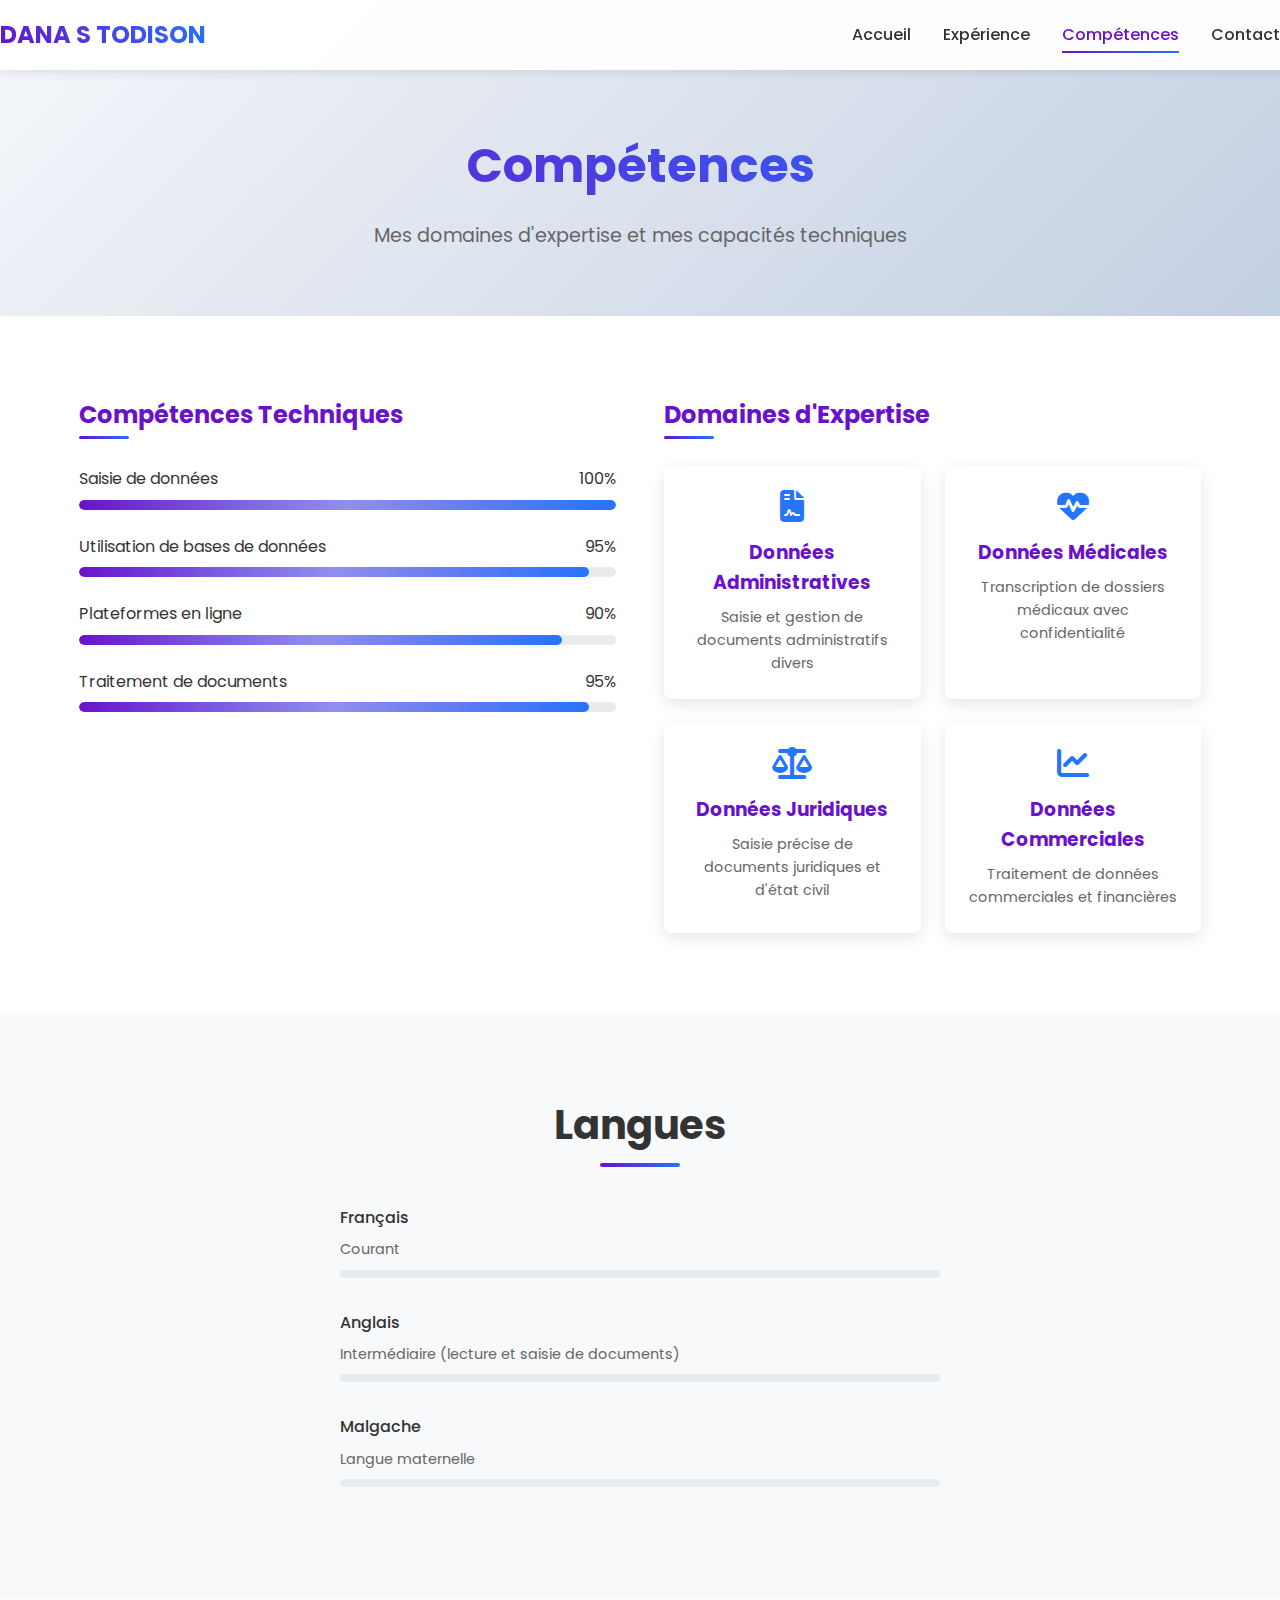
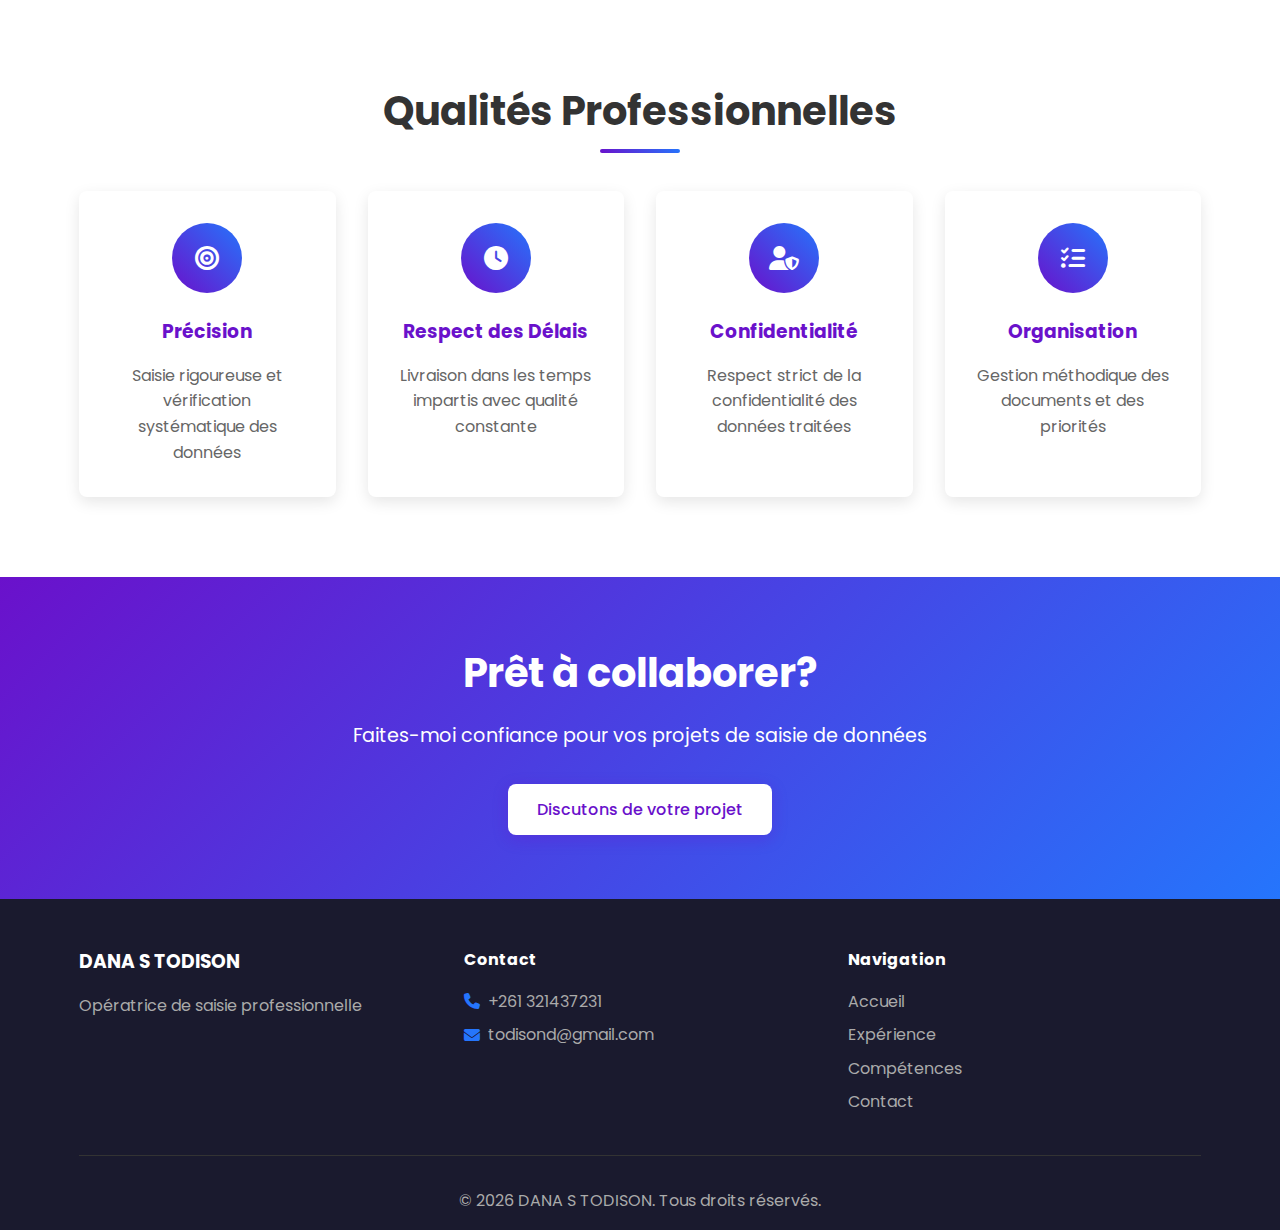
<file: competences.html>
<!DOCTYPE html>
<html lang="fr">
<head>
    <meta charset="UTF-8">
    <meta name="viewport" content="width=device-width, initial-scale=1.0">
    <title>Compétences - DANA S TODISON</title>
    <link rel="stylesheet" href="style.css">
    <link href="https://fonts.googleapis.com/css2?family=Poppins:wght@300;400;500;600;700&display=swap" rel="stylesheet">
    <link rel="stylesheet" href="https://cdnjs.cloudflare.com/ajax/libs/font-awesome/6.4.0/css/all.min.css">
</head>
<body>
    <!-- Navigation -->
    <nav class="navbar">
        <div class="nav-container">
            <div class="nav-logo">
                <a href="index.html">DANA S TODISON</a>
            </div>
            <div class="nav-menu">
                <a href="index.html" class="nav-link">Accueil</a>
                <a href="experience.html" class="nav-link">Expérience</a>
                <a href="competences.html" class="nav-link active">Compétences</a>
                <a href="contact.html" class="nav-link">Contact</a>
            </div>
            <div class="nav-toggle">
                <span class="bar"></span>
                <span class="bar"></span>
                <span class="bar"></span>
            </div>
        </div>
    </nav>

    <!-- Skills Header -->
    <section class="page-header">
        <div class="container">
            <h1>Compétences</h1>
            <p>Mes domaines d'expertise et mes capacités techniques</p>
        </div>
    </section>

    <!-- Skills Section -->
    <section class="skills">
        <div class="container">
            <div class="skills-grid">
                <div class="skill-category">
                    <h2>Compétences Techniques</h2>
                    <div class="skill-item">
                        <div class="skill-info">
                            <span>Saisie de données</span>
                            <span>100%</span>
                        </div>
                        <div class="skill-bar">
                            <div class="skill-progress" data-width="100"></div>
                        </div>
                    </div>
                    <div class="skill-item">
                        <div class="skill-info">
                            <span>Utilisation de bases de données</span>
                            <span>95%</span>
                        </div>
                        <div class="skill-bar">
                            <div class="skill-progress" data-width="95"></div>
                        </div>
                    </div>
                    <div class="skill-item">
                        <div class="skill-info">
                            <span>Plateformes en ligne</span>
                            <span>90%</span>
                        </div>
                        <div class="skill-bar">
                            <div class="skill-progress" data-width="90"></div>
                        </div>
                    </div>
                    <div class="skill-item">
                        <div class="skill-info">
                            <span>Traitement de documents</span>
                            <span>95%</span>
                        </div>
                        <div class="skill-bar">
                            <div class="skill-progress" data-width="95"></div>
                        </div>
                    </div>
                </div>

                <div class="skill-category">
                    <h2>Domaines d'Expertise</h2>
                    <div class="expertise-grid">
                        <div class="expertise-item">
                            <i class="fas fa-file-contract"></i>
                            <h3>Données Administratives</h3>
                            <p>Saisie et gestion de documents administratifs divers</p>
                        </div>
                        <div class="expertise-item">
                            <i class="fas fa-heartbeat"></i>
                            <h3>Données Médicales</h3>
                            <p>Transcription de dossiers médicaux avec confidentialité</p>
                        </div>
                        <div class="expertise-item">
                            <i class="fas fa-balance-scale"></i>
                            <h3>Données Juridiques</h3>
                            <p>Saisie précise de documents juridiques et d'état civil</p>
                        </div>
                        <div class="expertise-item">
                            <i class="fas fa-chart-line"></i>
                            <h3>Données Commerciales</h3>
                            <p>Traitement de données commerciales et financières</p>
                        </div>
                    </div>
                </div>
            </div>
        </div>
    </section>

    <!-- Languages Section -->
    <section class="languages">
        <div class="container">
            <h2 class="section-title">Langues</h2>
            <div class="languages-grid">
                <div class="language-item">
                    <div class="language-name">Français</div>
                    <div class="language-level">Courant</div>
                    <div class="language-bar">
                        <div class="language-progress" data-width="100"></div>
                    </div>
                </div>
                <div class="language-item">
                    <div class="language-name">Anglais</div>
                    <div class="language-level">Intermédiaire (lecture et saisie de documents)</div>
                    <div class="language-bar">
                        <div class="language-progress" data-width="75"></div>
                    </div>
                </div>
                <div class="language-item">
                    <div class="language-name">Malgache</div>
                    <div class="language-level">Langue maternelle</div>
                    <div class="language-bar">
                        <div class="language-progress" data-width="100"></div>
                    </div>
                </div>
            </div>
        </div>
    </section>

    <!-- Qualities Section -->
    <section class="qualities">
        <div class="container">
            <h2 class="section-title">Qualités Professionnelles</h2>
            <div class="qualities-grid">
                <div class="quality-item">
                    <div class="quality-icon">
                        <i class="fas fa-bullseye"></i>
                    </div>
                    <h3>Précision</h3>
                    <p>Saisie rigoureuse et vérification systématique des données</p>
                </div>
                <div class="quality-item">
                    <div class="quality-icon">
                        <i class="fas fa-clock"></i>
                    </div>
                    <h3>Respect des Délais</h3>
                    <p>Livraison dans les temps impartis avec qualité constante</p>
                </div>
                <div class="quality-item">
                    <div class="quality-icon">
                        <i class="fas fa-user-shield"></i>
                    </div>
                    <h3>Confidentialité</h3>
                    <p>Respect strict de la confidentialité des données traitées</p>
                </div>
                <div class="quality-item">
                    <div class="quality-icon">
                        <i class="fas fa-tasks"></i>
                    </div>
                    <h3>Organisation</h3>
                    <p>Gestion méthodique des documents et des priorités</p>
                </div>
            </div>
        </div>
    </section>

    <!-- CTA Section -->
    <section class="cta-section">
        <div class="container">
            <h2>Prêt à collaborer?</h2>
            <p>Faites-moi confiance pour vos projets de saisie de données</p>
            <a href="contact.html" class="btn btn-primary">Discutons de votre projet</a>
        </div>
    </section>

    <!-- Footer -->
    <footer class="footer">
        <div class="container">
            <div class="footer-content">
                <div class="footer-info">
                    <h3>DANA S TODISON</h3>
                    <p>Opératrice de saisie professionnelle</p>
                </div>
                <div class="footer-contact">
                    <h4>Contact</h4>
                    <p><i class="fas fa-phone"></i> +261 321437231</p>
                    <p><i class="fas fa-envelope"></i> todisond@gmail.com</p>
                </div>
                <div class="footer-nav">
                    <h4>Navigation</h4>
                    <a href="index.html">Accueil</a>
                    <a href="experience.html">Expérience</a>
                    <a href="competences.html">Compétences</a>
                    <a href="contact.html">Contact</a>
                </div>
            </div>
            <div class="footer-bottom">
                <p>&copy; 2023 DANA S TODISON. Tous droits réservés.</p>
            </div>
        </div>
    </footer>

    <script src="script.js"></script>
</body>
</html>
</file>
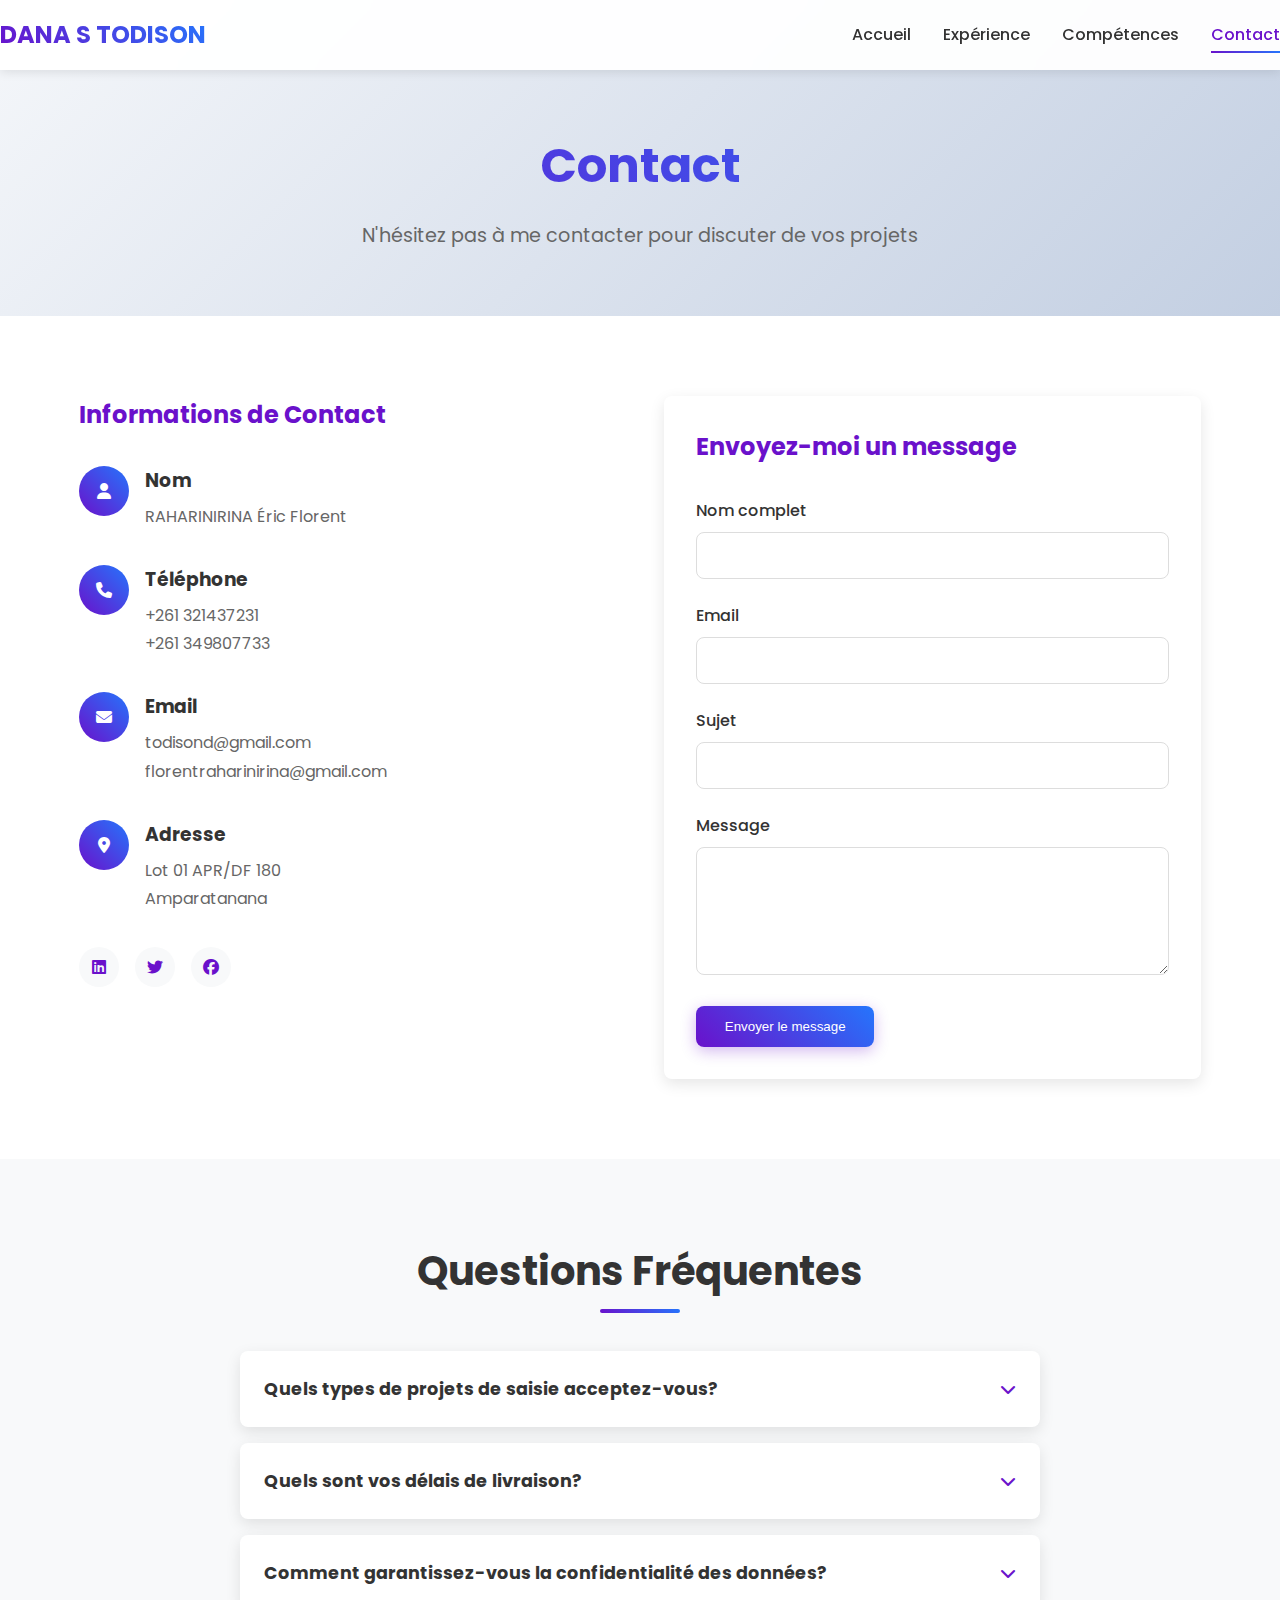
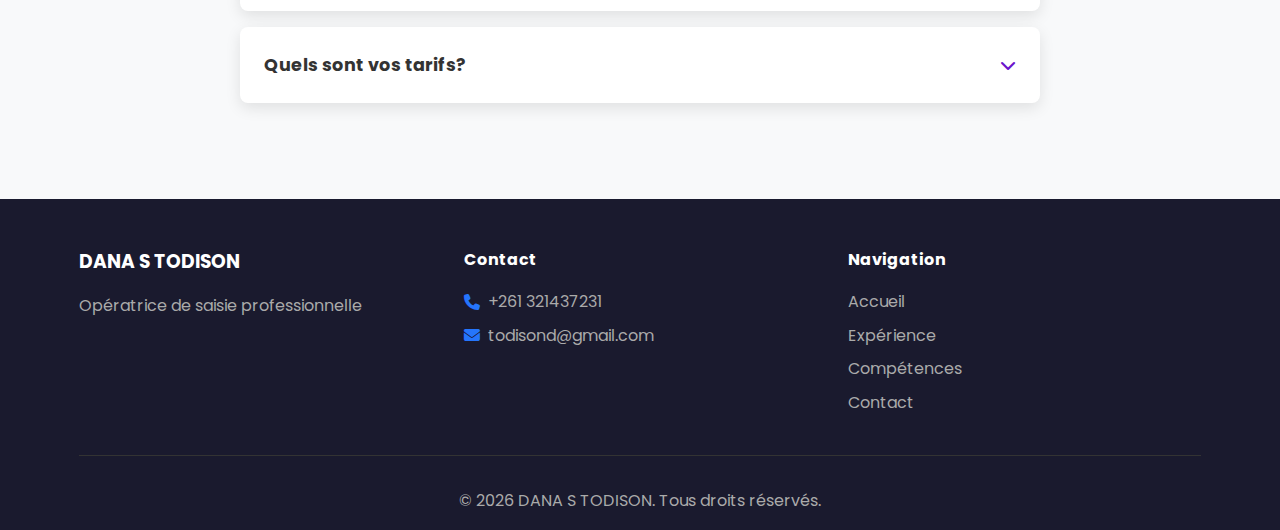
<file: contact.html>
<!DOCTYPE html>
<html lang="fr">
<head>
    <meta charset="UTF-8">
    <meta name="viewport" content="width=device-width, initial-scale=1.0">
    <title>Contact - DANA S TODISON</title>
    <link rel="stylesheet" href="style.css">
    <link href="https://fonts.googleapis.com/css2?family=Poppins:wght@300;400;500;600;700&display=swap" rel="stylesheet">
    <link rel="stylesheet" href="https://cdnjs.cloudflare.com/ajax/libs/font-awesome/6.4.0/css/all.min.css">
</head>
<body>
    <!-- Navigation -->
    <nav class="navbar">
        <div class="nav-container">
            <div class="nav-logo">
                <a href="index.html">DANA S TODISON</a>
            </div>
            <div class="nav-menu">
                <a href="index.html" class="nav-link">Accueil</a>
                <a href="experience.html" class="nav-link">Expérience</a>
                <a href="competences.html" class="nav-link">Compétences</a>
                <a href="contact.html" class="nav-link active">Contact</a>
            </div>
            <div class="nav-toggle">
                <span class="bar"></span>
                <span class="bar"></span>
                <span class="bar"></span>
            </div>
        </div>
    </nav>

    <!-- Contact Header -->
    <section class="page-header">
        <div class="container">
            <h1>Contact</h1>
            <p>N'hésitez pas à me contacter pour discuter de vos projets</p>
        </div>
    </section>

    <!-- Contact Section -->
    <section class="contact">
        <div class="container">
            <div class="contact-content">
                <div class="contact-info">
                    <h2>Informations de Contact</h2>
                    <div class="contact-item">
                        <div class="contact-icon">
                            <i class="fas fa-user"></i>
                        </div>
                        <div class="contact-details">
                            <h3>Nom</h3>
                            <p>RAHARINIRINA Éric Florent</p>
                        </div>
                    </div>
                    <div class="contact-item">
                        <div class="contact-icon">
                            <i class="fas fa-phone"></i>
                        </div>
                        <div class="contact-details">
                            <h3>Téléphone</h3>
                            <p>+261 321437231</p>
                            <p>+261 349807733</p>
                        </div>
                    </div>
                    <div class="contact-item">
                        <div class="contact-icon">
                            <i class="fas fa-envelope"></i>
                        </div>
                        <div class="contact-details">
                            <h3>Email</h3>
                            <p>todisond@gmail.com</p>
                            <p>florentraharinirina@gmail.com</p>
                        </div>
                    </div>
                    <div class="contact-item">
                        <div class="contact-icon">
                            <i class="fas fa-map-marker-alt"></i>
                        </div>
                        <div class="contact-details">
                            <h3>Adresse</h3>
                            <p>Lot 01 APR/DF 180</p>
                            <p>Amparatanana</p>
                        </div>
                    </div>
                    <div class="social-links">
                        <a href="#" class="social-link">
                            <i class="fab fa-linkedin"></i>
                        </a>
                        <a href="#" class="social-link">
                            <i class="fab fa-twitter"></i>
                        </a>
                        <a href="#" class="social-link">
                            <i class="fab fa-facebook"></i>
                        </a>
                    </div>
                </div>
                <div class="contact-form-container">
                    <h2>Envoyez-moi un message</h2>
                    <form class="contact-form">
                        <div class="form-group">
                            <label for="name">Nom complet</label>
                            <input type="text" id="name" name="name" required>
                        </div>
                        <div class="form-group">
                            <label for="email">Email</label>
                            <input type="email" id="email" name="email" required>
                        </div>
                        <div class="form-group">
                            <label for="subject">Sujet</label>
                            <input type="text" id="subject" name="subject" required>
                        </div>
                        <div class="form-group">
                            <label for="message">Message</label>
                            <textarea id="message" name="message" rows="5" required></textarea>
                        </div>
                        <button type="submit" class="btn btn-primary">Envoyer le message</button>
                    </form>
                </div>
            </div>
        </div>
    </section>

    <!-- FAQ Section -->
    <section class="faq">
        <div class="container">
            <h2 class="section-title">Questions Fréquentes</h2>
            <div class="faq-grid">
                <div class="faq-item">
                    <div class="faq-question">
                        <h3>Quels types de projets de saisie acceptez-vous?</h3>
                        <i class="fas fa-chevron-down"></i>
                    </div>
                    <div class="faq-answer">
                        <p>J'accepte tous types de projets de saisie de données : administratifs, médicaux, juridiques, commerciaux, ainsi que la saisie d'actes d'état civil. Je m'adapte à vos besoins spécifiques.</p>
                    </div>
                </div>
                <div class="faq-item">
                    <div class="faq-question">
                        <h3>Quels sont vos délais de livraison?</h3>
                        <i class="fas fa-chevron-down"></i>
                    </div>
                    <div class="faq-answer">
                        <p>Mes délais dépendent du volume de données à traiter. Pour des projets standards, je m'engage généralement sur des délais de 24 à 72 heures. Des projets urgents peuvent être discutés.</p>
                    </div>
                </div>
                <div class="faq-item">
                    <div class="faq-question">
                        <h3>Comment garantissez-vous la confidentialité des données?</h3>
                        <i class="fas fa-chevron-down"></i>
                    </div>
                    <div class="faq-answer">
                        <p>Je respecte strictement la confidentialité des données qui me sont confiées. Je peux signer des accords de confidentialité si nécessaire et j'utilise des systèmes sécurisés pour le transfert des documents.</p>
                    </div>
                </div>
                <div class="faq-item">
                    <div class="faq-question">
                        <h3>Quels sont vos tarifs?</h3>
                        <i class="fas fa-chevron-down"></i>
                    </div>
                    <div class="faq-answer">
                        <p>Mes tarifs varient selon la complexité du projet, le volume de données et les délais demandés. Je propose des devis personnalisés après analyse de vos besoins.</p>
                    </div>
                </div>
            </div>
        </div>
    </section>

    <!-- Footer -->
    <footer class="footer">
        <div class="container">
            <div class="footer-content">
                <div class="footer-info">
                    <h3>DANA S TODISON</h3>
                    <p>Opératrice de saisie professionnelle</p>
                </div>
                <div class="footer-contact">
                    <h4>Contact</h4>
                    <p><i class="fas fa-phone"></i> +261 321437231</p>
                    <p><i class="fas fa-envelope"></i> todisond@gmail.com</p>
                </div>
                <div class="footer-nav">
                    <h4>Navigation</h4>
                    <a href="index.html">Accueil</a>
                    <a href="experience.html">Expérience</a>
                    <a href="competences.html">Compétences</a>
                    <a href="contact.html">Contact</a>
                </div>
            </div>
            <div class="footer-bottom">
                <p>&copy; 2023 DANA S TODISON. Tous droits réservés.</p>
            </div>
        </div>
    </footer>

    <script src="script.js"></script>
</body>
</html>
</file>
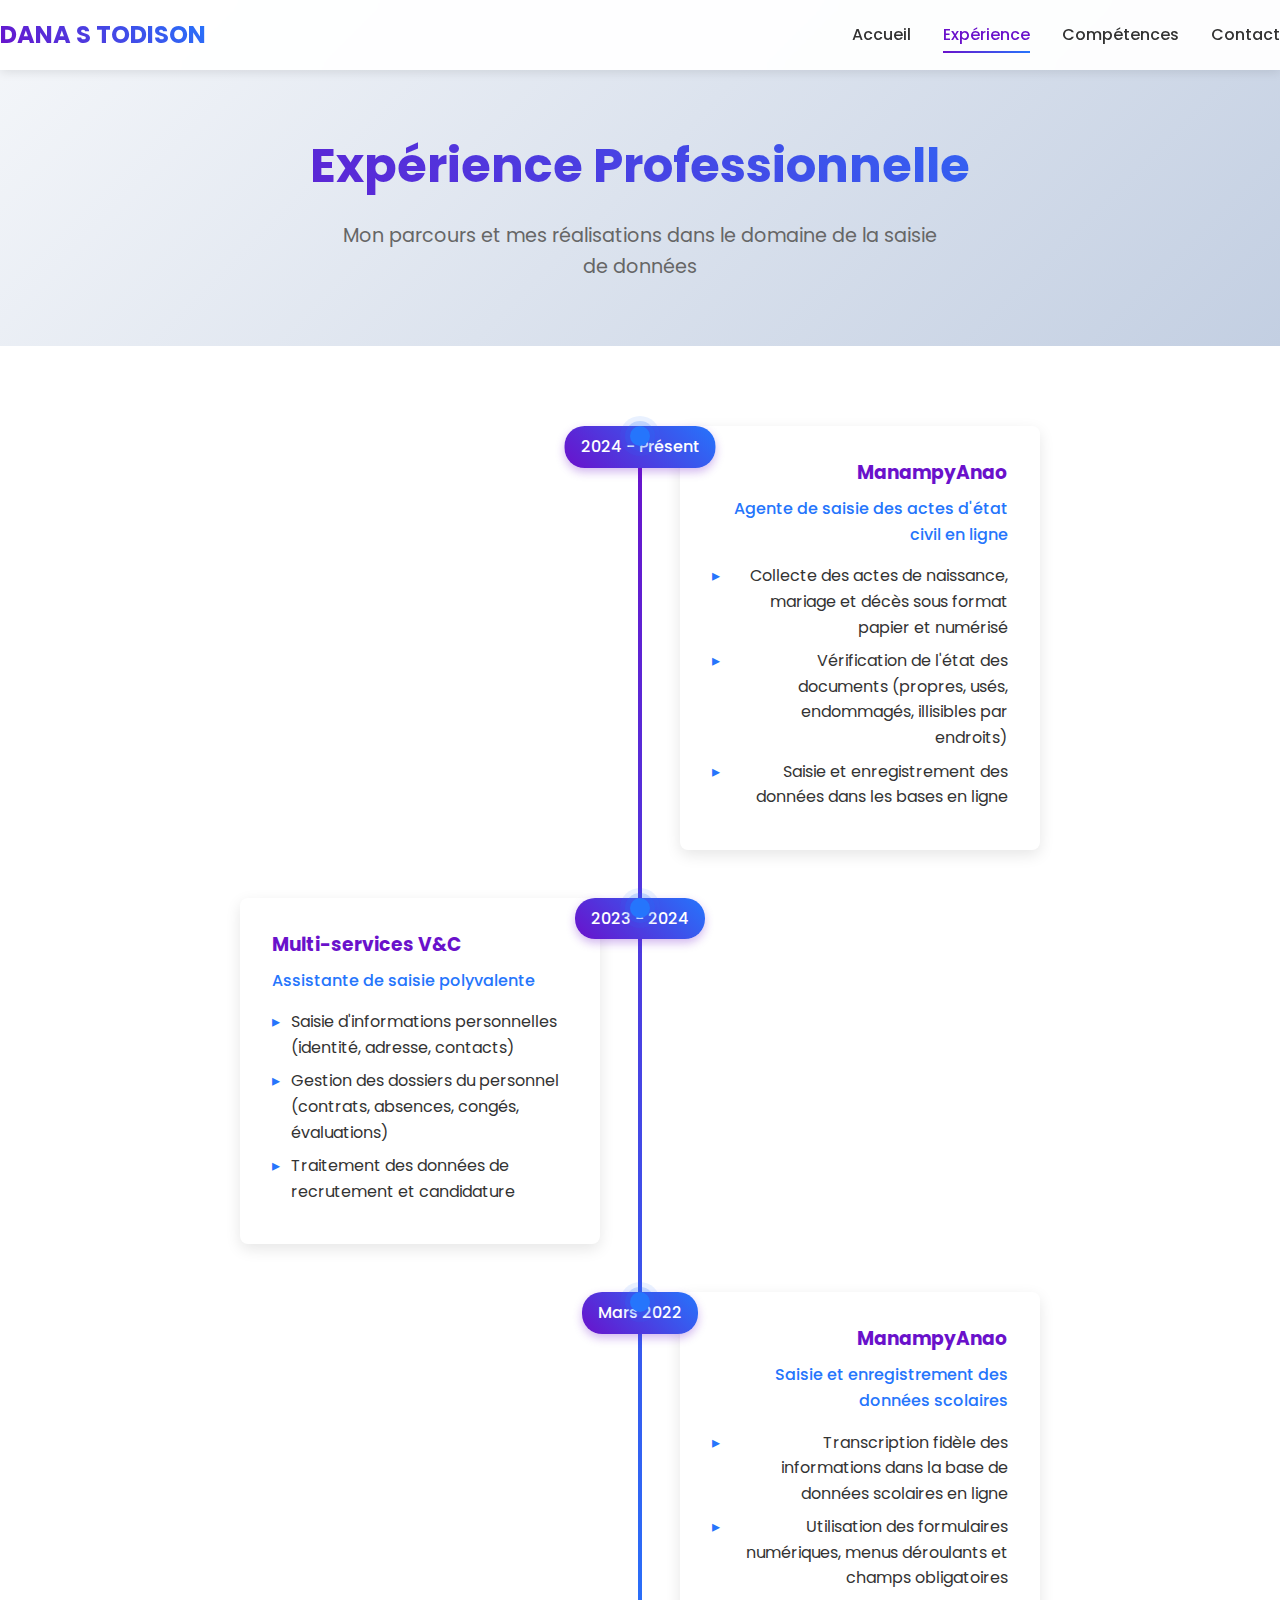
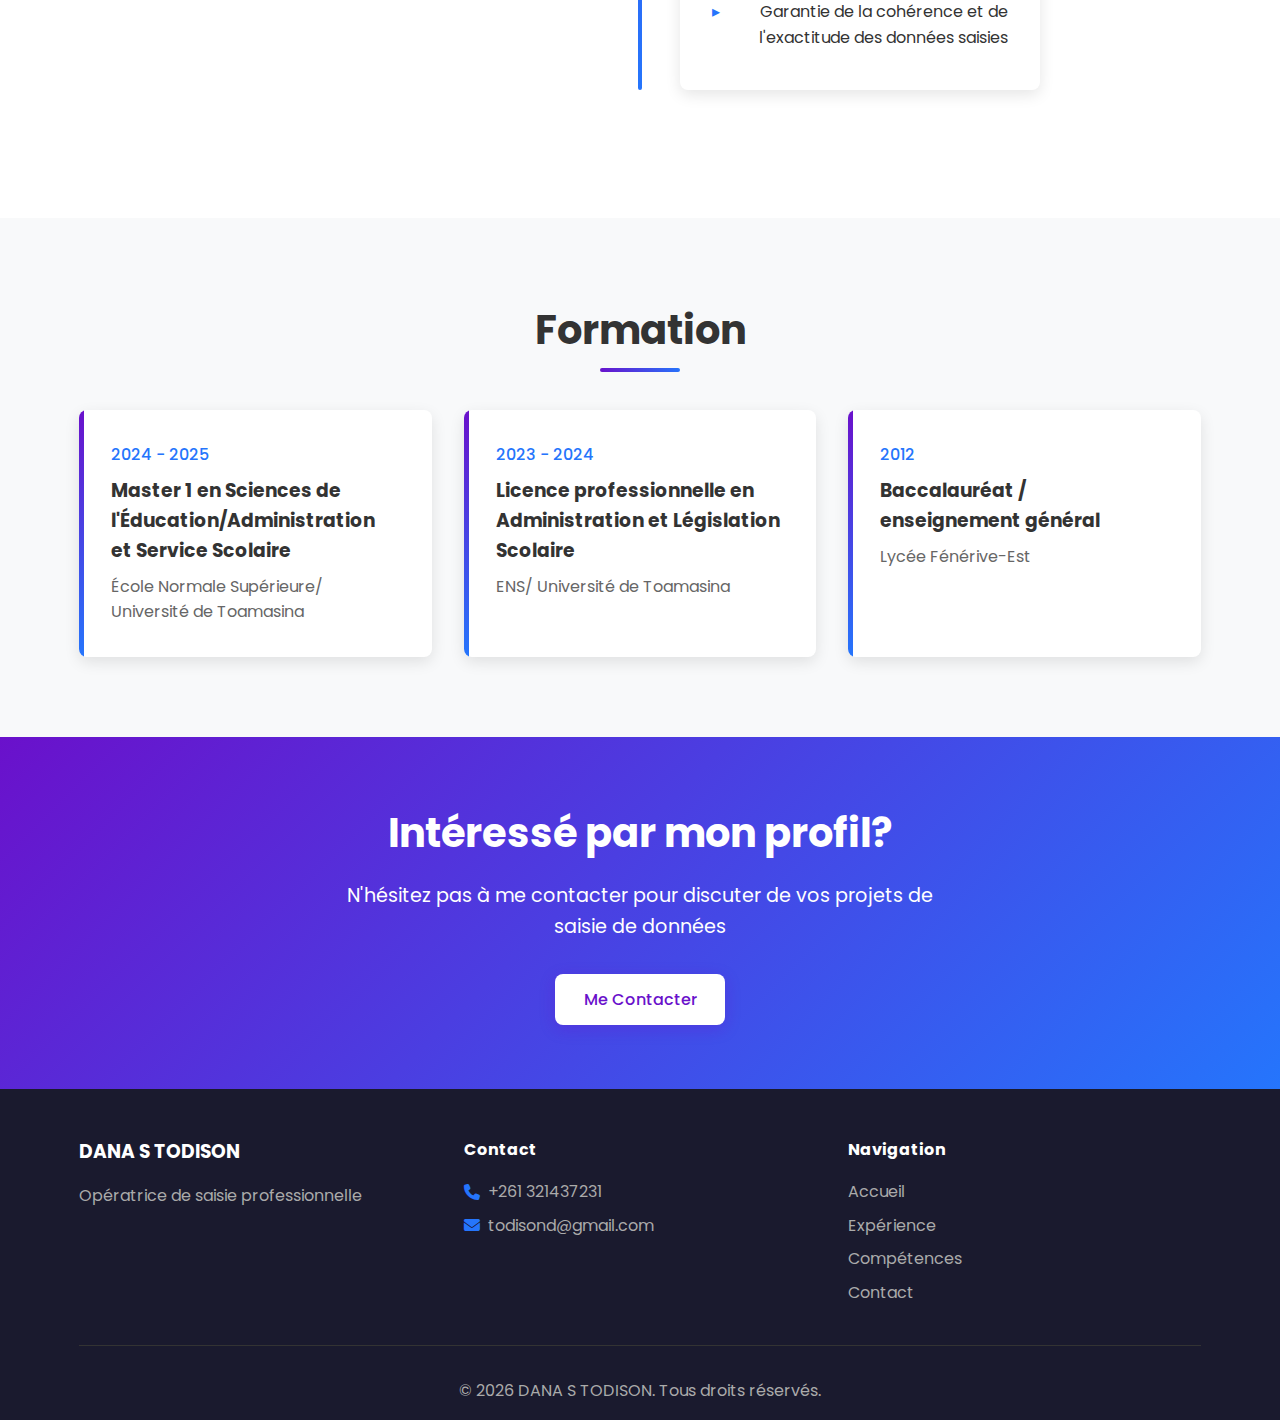
<file: experience.html>
<!DOCTYPE html>
<html lang="fr">
<head>
    <meta charset="UTF-8">
    <meta name="viewport" content="width=device-width, initial-scale=1.0">
    <title>Expérience Professionnelle - DANA S TODISON</title>
    <link rel="stylesheet" href="style.css">
    <link href="https://fonts.googleapis.com/css2?family=Poppins:wght@300;400;500;600;700&display=swap" rel="stylesheet">
    <link rel="stylesheet" href="https://cdnjs.cloudflare.com/ajax/libs/font-awesome/6.4.0/css/all.min.css">
</head>
<body>
    <!-- Navigation -->
    <nav class="navbar">
        <div class="nav-container">
            <div class="nav-logo">
                <a href="index.html">DANA S TODISON</a>
            </div>
            <div class="nav-menu">
                <a href="index.html" class="nav-link">Accueil</a>
                <a href="experience.html" class="nav-link active">Expérience</a>
                <a href="competences.html" class="nav-link">Compétences</a>
                <a href="contact.html" class="nav-link">Contact</a>
            </div>
            <div class="nav-toggle">
                <span class="bar"></span>
                <span class="bar"></span>
                <span class="bar"></span>
            </div>
        </div>
    </nav>

    <!-- Experience Header -->
    <section class="page-header">
        <div class="container">
            <h1>Expérience Professionnelle</h1>
            <p>Mon parcours et mes réalisations dans le domaine de la saisie de données</p>
        </div>
    </section>

    <!-- Experience Timeline -->
    <section class="experience">
        <div class="container">
            <div class="timeline">
                <div class="timeline-item">
                    <div class="timeline-date">2024 - Présent</div>
                    <div class="timeline-content">
                        <h3>ManampyAnao</h3>
                        <h4>Agente de saisie des actes d'état civil en ligne</h4>
                        <ul>
                            <li>Collecte des actes de naissance, mariage et décès sous format papier et numérisé</li>
                            <li>Vérification de l'état des documents (propres, usés, endommagés, illisibles par endroits)</li>
                            <li>Saisie et enregistrement des données dans les bases en ligne</li>
                        </ul>
                    </div>
                    <div class="timeline-glow"></div>
                </div>
                
                <div class="timeline-item">
                    <div class="timeline-date">2023 - 2024</div>
                    <div class="timeline-content">
                        <h3>Multi-services V&C</h3>
                        <h4>Assistante de saisie polyvalente</h4>
                        <ul>
                            <li>Saisie d'informations personnelles (identité, adresse, contacts)</li>
                            <li>Gestion des dossiers du personnel (contrats, absences, congés, évaluations)</li>
                            <li>Traitement des données de recrutement et candidature</li>
                        </ul>
                    </div>
                    <div class="timeline-glow"></div>
                </div>
                
                <div class="timeline-item">
                    <div class="timeline-date">Mars 2022</div>
                    <div class="timeline-content">
                        <h3>ManampyAnao</h3>
                        <h4>Saisie et enregistrement des données scolaires</h4>
                        <ul>
                            <li>Transcription fidèle des informations dans la base de données scolaires en ligne</li>
                            <li>Utilisation des formulaires numériques, menus déroulants et champs obligatoires</li>
                            <li>Garantie de la cohérence et de l'exactitude des données saisies</li>
                        </ul>
                    </div>
                    <div class="timeline-glow"></div>
                </div>
            </div>
        </div>
    </section>

    <!-- Education Section -->
    <section class="education">
        <div class="container">
            <h2 class="section-title">Formation</h2>
            <div class="education-grid">
                <div class="education-card">
                    <div class="education-date">2024 - 2025</div>
                    <h3>Master 1 en Sciences de l'Éducation/Administration et Service Scolaire</h3>
                    <p>École Normale Supérieure/ Université de Toamasina</p>
                </div>
                <div class="education-card">
                    <div class="education-date">2023 - 2024</div>
                    <h3>Licence professionnelle en Administration et Législation Scolaire</h3>
                    <p>ENS/ Université de Toamasina</p>
                </div>
                <div class="education-card">
                    <div class="education-date">2012</div>
                    <h3>Baccalauréat / enseignement général</h3>
                    <p>Lycée Fénérive-Est</p>
                </div>
            </div>
        </div>
    </section>

    <!-- CTA Section -->
    <section class="cta-section">
        <div class="container">
            <h2>Intéressé par mon profil?</h2>
            <p>N'hésitez pas à me contacter pour discuter de vos projets de saisie de données</p>
            <a href="contact.html" class="btn btn-primary">Me Contacter</a>
        </div>
    </section>

    <!-- Footer -->
    <footer class="footer">
        <div class="container">
            <div class="footer-content">
                <div class="footer-info">
                    <h3>DANA S TODISON</h3>
                    <p>Opératrice de saisie professionnelle</p>
                </div>
                <div class="footer-contact">
                    <h4>Contact</h4>
                    <p><i class="fas fa-phone"></i> +261 321437231</p>
                    <p><i class="fas fa-envelope"></i> todisond@gmail.com</p>
                </div>
                <div class="footer-nav">
                    <h4>Navigation</h4>
                    <a href="index.html">Accueil</a>
                    <a href="experience.html">Expérience</a>
                    <a href="competences.html">Compétences</a>
                    <a href="contact.html">Contact</a>
                </div>
            </div>
            <div class="footer-bottom">
                <p>&copy; 2023 DANA S TODISON. Tous droits réservés.</p>
            </div>
        </div>
    </footer>

    <script src="script.js"></script>
</body>
</html>
</file>
<file: style.css>
/* Reset et styles de base */
* {
    margin: 0;
    padding: 0;
    box-sizing: border-box;
}

:root {
    --primary-color: #6a11cb;
    --secondary-color: #2575fc;
    --accent-color: #ff4d94;
    --text-color: #333;
    --light-text: #f8f9fa;
    --background: #ffffff;
    --light-bg: #f8f9fa;
    --dark-bg: #1a1a2e;
    --border-radius: 8px;
    --box-shadow: 0 5px 15px rgba(0, 0, 0, 0.1);
    --transition: all 0.3s ease;
}

body {
    font-family: 'Poppins', sans-serif;
    line-height: 1.6;
    color: var(--text-color);
    background-color: var(--background);
    overflow-x: hidden;
}

.container {
    width: 90%;
    max-width: 1200px;
    margin: 0 auto;
    padding: 0 15px;
}

/* Navigation */
.navbar {
    position: fixed;
    top: 0;
    left: 0;
    width: 100%;
    background: rgba(255, 255, 255, 0.95);
    backdrop-filter: blur(10px);
    box-shadow: 0 2px 10px rgba(0, 0, 0, 0.1);
    z-index: 1000;
    transition: var(--transition);
}

.nav-container {
    display: flex;
    justify-content: space-between;
    align-items: center;
    padding: 1rem 0;
}

.nav-logo a {
    font-size: 1.5rem;
    font-weight: 700;
    color: var(--primary-color);
    text-decoration: none;
    background: linear-gradient(45deg, var(--primary-color), var(--secondary-color));
    -webkit-background-clip: text;
    -webkit-text-fill-color: transparent;
}

.nav-menu {
    display: flex;
    gap: 2rem;
}

.nav-link {
    text-decoration: none;
    color: var(--text-color);
    font-weight: 500;
    position: relative;
    transition: var(--transition);
}

.nav-link:hover, .nav-link.active {
    color: var(--primary-color);
}

.nav-link::after {
    content: '';
    position: absolute;
    bottom: -5px;
    left: 0;
    width: 0;
    height: 2px;
    background: linear-gradient(45deg, var(--primary-color), var(--secondary-color));
    transition: var(--transition);
}

.nav-link:hover::after, .nav-link.active::after {
    width: 100%;
}

.nav-toggle {
    display: none;
    flex-direction: column;
    cursor: pointer;
}

.bar {
    width: 25px;
    height: 3px;
    background-color: var(--text-color);
    margin: 3px 0;
    transition: var(--transition);
}

/* Hero Section */
.hero {
    min-height: 100vh;
    display: flex;
    align-items: center;
    justify-content: center;
    position: relative;
    background: linear-gradient(135deg, #f5f7fa 0%, #c3cfe2 100%);
    overflow: hidden;
}

.hero::before {
    content: '';
    position: absolute;
    top: 0;
    left: 0;
    width: 100%;
    height: 100%;
    background: url('data:image/svg+xml,<svg xmlns="http://www.w3.org/2000/svg" viewBox="0 0 1000 1000"><polygon fill="%236a11cb" fill-opacity="0.03" points="0,1000 1000,0 1000,1000"/></svg>');
    background-size: cover;
}

.hero-content {
    display: grid;
    grid-template-columns: 1fr 1fr;
    gap: 3rem;
    align-items: center;
    position: relative;
    z-index: 1;
}

.hero-title {
    font-size: 3.5rem;
    font-weight: 700;
    margin-bottom: 1rem;
    background: linear-gradient(45deg, var(--primary-color), var(--secondary-color));
    -webkit-background-clip: text;
    -webkit-text-fill-color: transparent;
    line-height: 1.2;
}

.hero-subtitle {
    font-size: 1.5rem;
    color: var(--secondary-color);
    margin-bottom: 1.5rem;
    font-weight: 500;
}

.hero-description {
    font-size: 1.1rem;
    margin-bottom: 2rem;
    color: #555;
}

.hero-buttons {
    display: flex;
    gap: 1rem;
}

.btn {
    display: inline-block;
    padding: 0.8rem 1.8rem;
    border-radius: var(--border-radius);
    text-decoration: none;
    font-weight: 500;
    transition: var(--transition);
    border: none;
    cursor: pointer;
    text-align: center;
}

.btn-primary {
    background: linear-gradient(45deg, var(--primary-color), var(--secondary-color));
    color: white;
    box-shadow: 0 4px 15px rgba(106, 17, 203, 0.3);
}

.btn-primary:hover {
    transform: translateY(-3px);
    box-shadow: 0 6px 20px rgba(106, 17, 203, 0.4);
}

.btn-secondary {
    background: transparent;
    color: var(--primary-color);
    border: 2px solid var(--primary-color);
}

.btn-secondary:hover {
    background: var(--primary-color);
    color: white;
    transform: translateY(-3px);
}

.profile-card {
    background: white;
    border-radius: var(--border-radius);
    padding: 2rem;
    box-shadow: var(--box-shadow);
    position: relative;
    overflow: hidden;
}

.card-glow {
    position: absolute;
    top: -50%;
    right: -50%;
    width: 200%;
    height: 200%;
    background: radial-gradient(circle, rgba(106, 17, 203, 0.1) 0%, rgba(37, 117, 252, 0.05) 50%, transparent 70%);
    animation: glow 3s infinite alternate;
}

@keyframes glow {
    0% {
        transform: scale(1);
        opacity: 0.5;
    }
    100% {
        transform: scale(1.1);
        opacity: 0.8;
    }
}

.profile-card h3 {
    margin-bottom: 1rem;
    color: var(--primary-color);
}

.profile-card ul {
    list-style: none;
}

.profile-card li {
    margin-bottom: 0.5rem;
    display: flex;
    align-items: center;
}

.profile-card i {
    color: var(--secondary-color);
    margin-right: 0.5rem;
}

.scroll-indicator {
    position: absolute;
    bottom: 2rem;
    left: 50%;
    transform: translateX(-50%);
    display: flex;
    flex-direction: column;
    align-items: center;
    color: var(--primary-color);
    font-size: 0.8rem;
}

.scroll-line {
    width: 2px;
    height: 30px;
    background: linear-gradient(to bottom, var(--primary-color), transparent);
    margin-top: 0.5rem;
    animation: scroll 2s infinite;
}

@keyframes scroll {
    0% {
        transform: translateY(0);
        opacity: 1;
    }
    100% {
        transform: translateY(10px);
        opacity: 0;
    }
}

/* Sections communes */
.section-title {
    text-align: center;
    font-size: 2.5rem;
    margin-bottom: 3rem;
    position: relative;
}

.section-title::after {
    content: '';
    position: absolute;
    bottom: -10px;
    left: 50%;
    transform: translateX(-50%);
    width: 80px;
    height: 4px;
    background: linear-gradient(45deg, var(--primary-color), var(--secondary-color));
    border-radius: 2px;
}

.page-header {
    padding: 8rem 0 4rem;
    text-align: center;
    background: linear-gradient(135deg, #f5f7fa 0%, #c3cfe2 100%);
}

.page-header h1 {
    font-size: 3rem;
    margin-bottom: 1rem;
    background: linear-gradient(45deg, var(--primary-color), var(--secondary-color));
    -webkit-background-clip: text;
    -webkit-text-fill-color: transparent;
}

.page-header p {
    font-size: 1.2rem;
    color: #666;
    max-width: 600px;
    margin: 0 auto;
}

/* About Section */
.about {
    padding: 5rem 0;
}

.about-content {
    display: grid;
    grid-template-columns: 2fr 1fr;
    gap: 3rem;
    align-items: center;
}

.about-text p {
    margin-bottom: 1.5rem;
    font-size: 1.1rem;
}

.about-highlights {
    display: flex;
    flex-wrap: wrap;
    gap: 1.5rem;
    margin-top: 2rem;
}

.highlight {
    display: flex;
    align-items: center;
    gap: 0.5rem;
    background: var(--light-bg);
    padding: 0.8rem 1.2rem;
    border-radius: var(--border-radius);
    box-shadow: var(--box-shadow);
}

.highlight i {
    color: var(--secondary-color);
}

.about-stats {
    display: flex;
    flex-direction: column;
    gap: 2rem;
}

.stat {
    text-align: center;
    padding: 1.5rem;
    background: white;
    border-radius: var(--border-radius);
    box-shadow: var(--box-shadow);
    transition: var(--transition);
}

.stat:hover {
    transform: translateY(-5px);
    box-shadow: 0 10px 25px rgba(0, 0, 0, 0.15);
}

.stat-number {
    font-size: 2.5rem;
    font-weight: 700;
    background: linear-gradient(45deg, var(--primary-color), var(--secondary-color));
    -webkit-background-clip: text;
    -webkit-text-fill-color: transparent;
    margin-bottom: 0.5rem;
}

.stat-label {
    font-size: 1rem;
    color: #666;
}

/* Experience Section */
.experience {
    padding: 5rem 0;
}

.timeline {
    position: relative;
    max-width: 800px;
    margin: 0 auto;
}

.timeline::before {
    content: '';
    position: absolute;
    left: 50%;
    transform: translateX(-50%);
    width: 4px;
    height: 100%;
    background: linear-gradient(to bottom, var(--primary-color), var(--secondary-color));
    border-radius: 2px;
}

.timeline-item {
    position: relative;
    margin-bottom: 3rem;
    width: 100%;
}

.timeline-item:nth-child(odd) .timeline-content {
    margin-left: auto;
    margin-right: 0;
    text-align: right;
}

.timeline-item:nth-child(even) .timeline-content {
    margin-left: 0;
    margin-right: auto;
}

.timeline-date {
    position: absolute;
    top: 0;
    left: 50%;
    transform: translateX(-50%);
    background: linear-gradient(45deg, var(--primary-color), var(--secondary-color));
    color: white;
    padding: 0.5rem 1rem;
    border-radius: 20px;
    font-weight: 500;
    z-index: 1;
    box-shadow: 0 4px 10px rgba(106, 17, 203, 0.3);
}

.timeline-content {
    width: 45%;
    background: white;
    padding: 2rem;
    border-radius: var(--border-radius);
    box-shadow: var(--box-shadow);
    position: relative;
}

.timeline-content h3 {
    color: var(--primary-color);
    margin-bottom: 0.5rem;
}

.timeline-content h4 {
    color: var(--secondary-color);
    margin-bottom: 1rem;
    font-weight: 500;
}

.timeline-content ul {
    list-style: none;
}

.timeline-content li {
    margin-bottom: 0.5rem;
    position: relative;
    padding-left: 1.2rem;
}

.timeline-content li::before {
    content: '▸';
    position: absolute;
    left: 0;
    color: var(--secondary-color);
}

.timeline-glow {
    position: absolute;
    top: 0;
    left: 50%;
    transform: translateX(-50%);
    width: 20px;
    height: 20px;
    background: var(--secondary-color);
    border-radius: 50%;
    box-shadow: 0 0 0 5px rgba(37, 117, 252, 0.2), 0 0 0 10px rgba(37, 117, 252, 0.1);
    z-index: 1;
}

/* Education Section */
.education {
    padding: 5rem 0;
    background: var(--light-bg);
}

.education-grid {
    display: grid;
    grid-template-columns: repeat(auto-fit, minmax(300px, 1fr));
    gap: 2rem;
}

.education-card {
    background: white;
    padding: 2rem;
    border-radius: var(--border-radius);
    box-shadow: var(--box-shadow);
    transition: var(--transition);
    position: relative;
    overflow: hidden;
}

.education-card::before {
    content: '';
    position: absolute;
    top: 0;
    left: 0;
    width: 5px;
    height: 100%;
    background: linear-gradient(to bottom, var(--primary-color), var(--secondary-color));
}

.education-card:hover {
    transform: translateY(-5px);
    box-shadow: 0 10px 25px rgba(0, 0, 0, 0.15);
}

.education-date {
    color: var(--secondary-color);
    font-weight: 500;
    margin-bottom: 0.5rem;
}

.education-card h3 {
    margin-bottom: 0.5rem;
    color: var(--text-color);
}

.education-card p {
    color: #666;
}

/* Skills Section */
.skills {
    padding: 5rem 0;
}

.skills-grid {
    display: grid;
    grid-template-columns: 1fr 1fr;
    gap: 3rem;
}

.skill-category h2 {
    margin-bottom: 2rem;
    color: var(--primary-color);
    position: relative;
    display: inline-block;
}

.skill-category h2::after {
    content: '';
    position: absolute;
    bottom: -5px;
    left: 0;
    width: 50px;
    height: 3px;
    background: linear-gradient(45deg, var(--primary-color), var(--secondary-color));
    border-radius: 2px;
}

.skill-item {
    margin-bottom: 1.5rem;
}

.skill-info {
    display: flex;
    justify-content: space-between;
    margin-bottom: 0.5rem;
}

.skill-bar {
    height: 10px;
    background: #e9ecef;
    border-radius: 5px;
    overflow: hidden;
}

.skill-progress {
    height: 100%;
    background: linear-gradient(45deg, var(--primary-color), var(--secondary-color));
    border-radius: 5px;
    width: 0;
    transition: width 1.5s ease-in-out;
    position: relative;
    overflow: hidden;
}

.skill-progress::after {
    content: '';
    position: absolute;
    top: 0;
    left: 0;
    width: 100%;
    height: 100%;
    background: linear-gradient(90deg, transparent, rgba(255, 255, 255, 0.4), transparent);
    animation: shimmer 2s infinite;
}

@keyframes shimmer {
    0% {
        transform: translateX(-100%);
    }
    100% {
        transform: translateX(100%);
    }
}

.expertise-grid {
    display: grid;
    grid-template-columns: 1fr 1fr;
    gap: 1.5rem;
}

.expertise-item {
    background: white;
    padding: 1.5rem;
    border-radius: var(--border-radius);
    box-shadow: var(--box-shadow);
    text-align: center;
    transition: var(--transition);
}

.expertise-item:hover {
    transform: translateY(-5px);
    box-shadow: 0 10px 25px rgba(0, 0, 0, 0.15);
}

.expertise-item i {
    font-size: 2rem;
    color: var(--secondary-color);
    margin-bottom: 1rem;
}

.expertise-item h3 {
    margin-bottom: 0.5rem;
    color: var(--primary-color);
}

.expertise-item p {
    color: #666;
    font-size: 0.9rem;
}

/* Languages Section */
.languages {
    padding: 5rem 0;
    background: var(--light-bg);
}

.languages-grid {
    max-width: 600px;
    margin: 0 auto;
}

.language-item {
    margin-bottom: 2rem;
}

.language-name {
    font-weight: 500;
    margin-bottom: 0.5rem;
}

.language-level {
    color: #666;
    font-size: 0.9rem;
    margin-bottom: 0.5rem;
}

.language-bar {
    height: 8px;
    background: #e9ecef;
    border-radius: 4px;
    overflow: hidden;
}

.language-progress {
    height: 100%;
    background: linear-gradient(45deg, var(--primary-color), var(--secondary-color));
    border-radius: 4px;
    width: 0;
    transition: width 1.5s ease-in-out;
}

/* Qualities Section */
.qualities {
    padding: 5rem 0;
}

.qualities-grid {
    display: grid;
    grid-template-columns: repeat(auto-fit, minmax(250px, 1fr));
    gap: 2rem;
}

.quality-item {
    background: white;
    padding: 2rem;
    border-radius: var(--border-radius);
    box-shadow: var(--box-shadow);
    text-align: center;
    transition: var(--transition);
}

.quality-item:hover {
    transform: translateY(-5px);
    box-shadow: 0 10px 25px rgba(0, 0, 0, 0.15);
}

.quality-icon {
    width: 70px;
    height: 70px;
    background: linear-gradient(45deg, var(--primary-color), var(--secondary-color));
    border-radius: 50%;
    display: flex;
    align-items: center;
    justify-content: center;
    margin: 0 auto 1.5rem;
    color: white;
    font-size: 1.5rem;
}

.quality-item h3 {
    margin-bottom: 1rem;
    color: var(--primary-color);
}

.quality-item p {
    color: #666;
}

/* Contact Section */
.contact {
    padding: 5rem 0;
}

.contact-content {
    display: grid;
    grid-template-columns: 1fr 1fr;
    gap: 3rem;
}

.contact-info h2 {
    margin-bottom: 2rem;
    color: var(--primary-color);
}

.contact-item {
    display: flex;
    margin-bottom: 2rem;
}

.contact-icon {
    width: 50px;
    height: 50px;
    background: linear-gradient(45deg, var(--primary-color), var(--secondary-color));
    border-radius: 50%;
    display: flex;
    align-items: center;
    justify-content: center;
    color: white;
    margin-right: 1rem;
    flex-shrink: 0;
}

.contact-details h3 {
    margin-bottom: 0.5rem;
    color: var(--text-color);
}

.contact-details p {
    color: #666;
    margin-bottom: 0.2rem;
}

.social-links {
    display: flex;
    gap: 1rem;
    margin-top: 2rem;
}

.social-link {
    width: 40px;
    height: 40px;
    background: var(--light-bg);
    border-radius: 50%;
    display: flex;
    align-items: center;
    justify-content: center;
    color: var(--primary-color);
    text-decoration: none;
    transition: var(--transition);
}

.social-link:hover {
    background: linear-gradient(45deg, var(--primary-color), var(--secondary-color));
    color: white;
    transform: translateY(-3px);
}

.contact-form-container {
    background: white;
    padding: 2rem;
    border-radius: var(--border-radius);
    box-shadow: var(--box-shadow);
}

.contact-form-container h2 {
    margin-bottom: 2rem;
    color: var(--primary-color);
}

.form-group {
    margin-bottom: 1.5rem;
}

.form-group label {
    display: block;
    margin-bottom: 0.5rem;
    font-weight: 500;
}

.form-group input,
.form-group textarea {
    width: 100%;
    padding: 0.8rem 1rem;
    border: 1px solid #ddd;
    border-radius: var(--border-radius);
    font-family: 'Poppins', sans-serif;
    transition: var(--transition);
}

.form-group input:focus,
.form-group textarea:focus {
    outline: none;
    border-color: var(--primary-color);
    box-shadow: 0 0 0 3px rgba(106, 17, 203, 0.1);
}

/* FAQ Section */
.faq {
    padding: 5rem 0;
    background: var(--light-bg);
}

.faq-grid {
    max-width: 800px;
    margin: 0 auto;
}

.faq-item {
    background: white;
    border-radius: var(--border-radius);
    margin-bottom: 1rem;
    box-shadow: var(--box-shadow);
    overflow: hidden;
}

.faq-question {
    padding: 1.5rem;
    display: flex;
    justify-content: space-between;
    align-items: center;
    cursor: pointer;
    transition: var(--transition);
}

.faq-question:hover {
    background: #f8f9fa;
}

.faq-question h3 {
    font-size: 1.1rem;
    color: var(--text-color);
}

.faq-question i {
    color: var(--primary-color);
    transition: var(--transition);
}

.faq-answer {
    padding: 0 1.5rem;
    max-height: 0;
    overflow: hidden;
    transition: max-height 0.3s ease;
}

.faq-answer p {
    padding-bottom: 1.5rem;
    color: #666;
}

.faq-item.active .faq-question i {
    transform: rotate(180deg);
}

.faq-item.active .faq-answer {
    max-height: 500px;
}

/* CTA Section */
.cta-section {
    padding: 4rem 0;
    text-align: center;
    background: linear-gradient(135deg, var(--primary-color), var(--secondary-color));
    color: white;
}

.cta-section h2 {
    font-size: 2.5rem;
    margin-bottom: 1rem;
}

.cta-section p {
    font-size: 1.2rem;
    margin-bottom: 2rem;
    max-width: 600px;
    margin-left: auto;
    margin-right: auto;
}

.cta-section .btn {
    background: white;
    color: var(--primary-color);
}

.cta-section .btn:hover {
    background: rgba(255, 255, 255, 0.9);
    transform: translateY(-3px);
}

/* Footer */
.footer {
    background: var(--dark-bg);
    color: white;
    padding: 3rem 0 1rem;
}

.footer-content {
    display: grid;
    grid-template-columns: repeat(auto-fit, minmax(250px, 1fr));
    gap: 2rem;
    margin-bottom: 2rem;
}

.footer-info h3 {
    margin-bottom: 1rem;
    color: white;
}

.footer-info p {
    color: #aaa;
}

.footer-contact h4,
.footer-nav h4 {
    margin-bottom: 1rem;
    color: white;
}

.footer-contact p {
    margin-bottom: 0.5rem;
    color: #aaa;
    display: flex;
    align-items: center;
}

.footer-contact i {
    margin-right: 0.5rem;
    color: var(--secondary-color);
}

.footer-nav a {
    display: block;
    color: #aaa;
    text-decoration: none;
    margin-bottom: 0.5rem;
    transition: var(--transition);
}

.footer-nav a:hover {
    color: white;
}

.footer-bottom {
    text-align: center;
    padding-top: 2rem;
    border-top: 1px solid #333;
    color: #aaa;
}

/* Responsive Design */
@media (max-width: 992px) {
    .hero-content {
        grid-template-columns: 1fr;
        text-align: center;
    }
    
    .about-content {
        grid-template-columns: 1fr;
    }
    
    .skills-grid {
        grid-template-columns: 1fr;
    }
    
    .contact-content {
        grid-template-columns: 1fr;
    }
    
    .timeline::before {
        left: 30px;
    }
    
    .timeline-item:nth-child(odd) .timeline-content,
    .timeline-item:nth-child(even) .timeline-content {
        margin-left: 80px;
        margin-right: 0;
        text-align: left;
        width: calc(100% - 80px);
    }
    
    .timeline-date {
        left: 0;
        transform: none;
    }
    
    .timeline-glow {
        left: 30px;
        transform: translateX(-50%);
    }
}

@media (max-width: 768px) {
    .nav-menu {
        position: fixed;
        top: 70px;
        left: -100%;
        width: 100%;
        background: white;
        flex-direction: column;
        text-align: center;
        transition: var(--transition);
        box-shadow: 0 10px 15px rgba(0, 0, 0, 0.1);
        padding: 2rem 0;
    }
    
    .nav-menu.active {
        left: 0;
    }
    
    .nav-toggle {
        display: flex;
    }
    
    .hero-title {
        font-size: 2.5rem;
    }
    
    .hero-buttons {
        flex-direction: column;
        align-items: center;
    }
    
    .btn {
        width: 100%;
        max-width: 250px;
    }
    
    .expertise-grid {
        grid-template-columns: 1fr;
    }
    
    .about-highlights {
        flex-direction: column;
    }
}

@media (max-width: 576px) {
    .hero-title {
        font-size: 2rem;
    }
    
    .section-title {
        font-size: 2rem;
    }
    
    .page-header h1 {
        font-size: 2.5rem;
    }
    
    .cta-section h2 {
        font-size: 2rem;
    }
}
</file>
